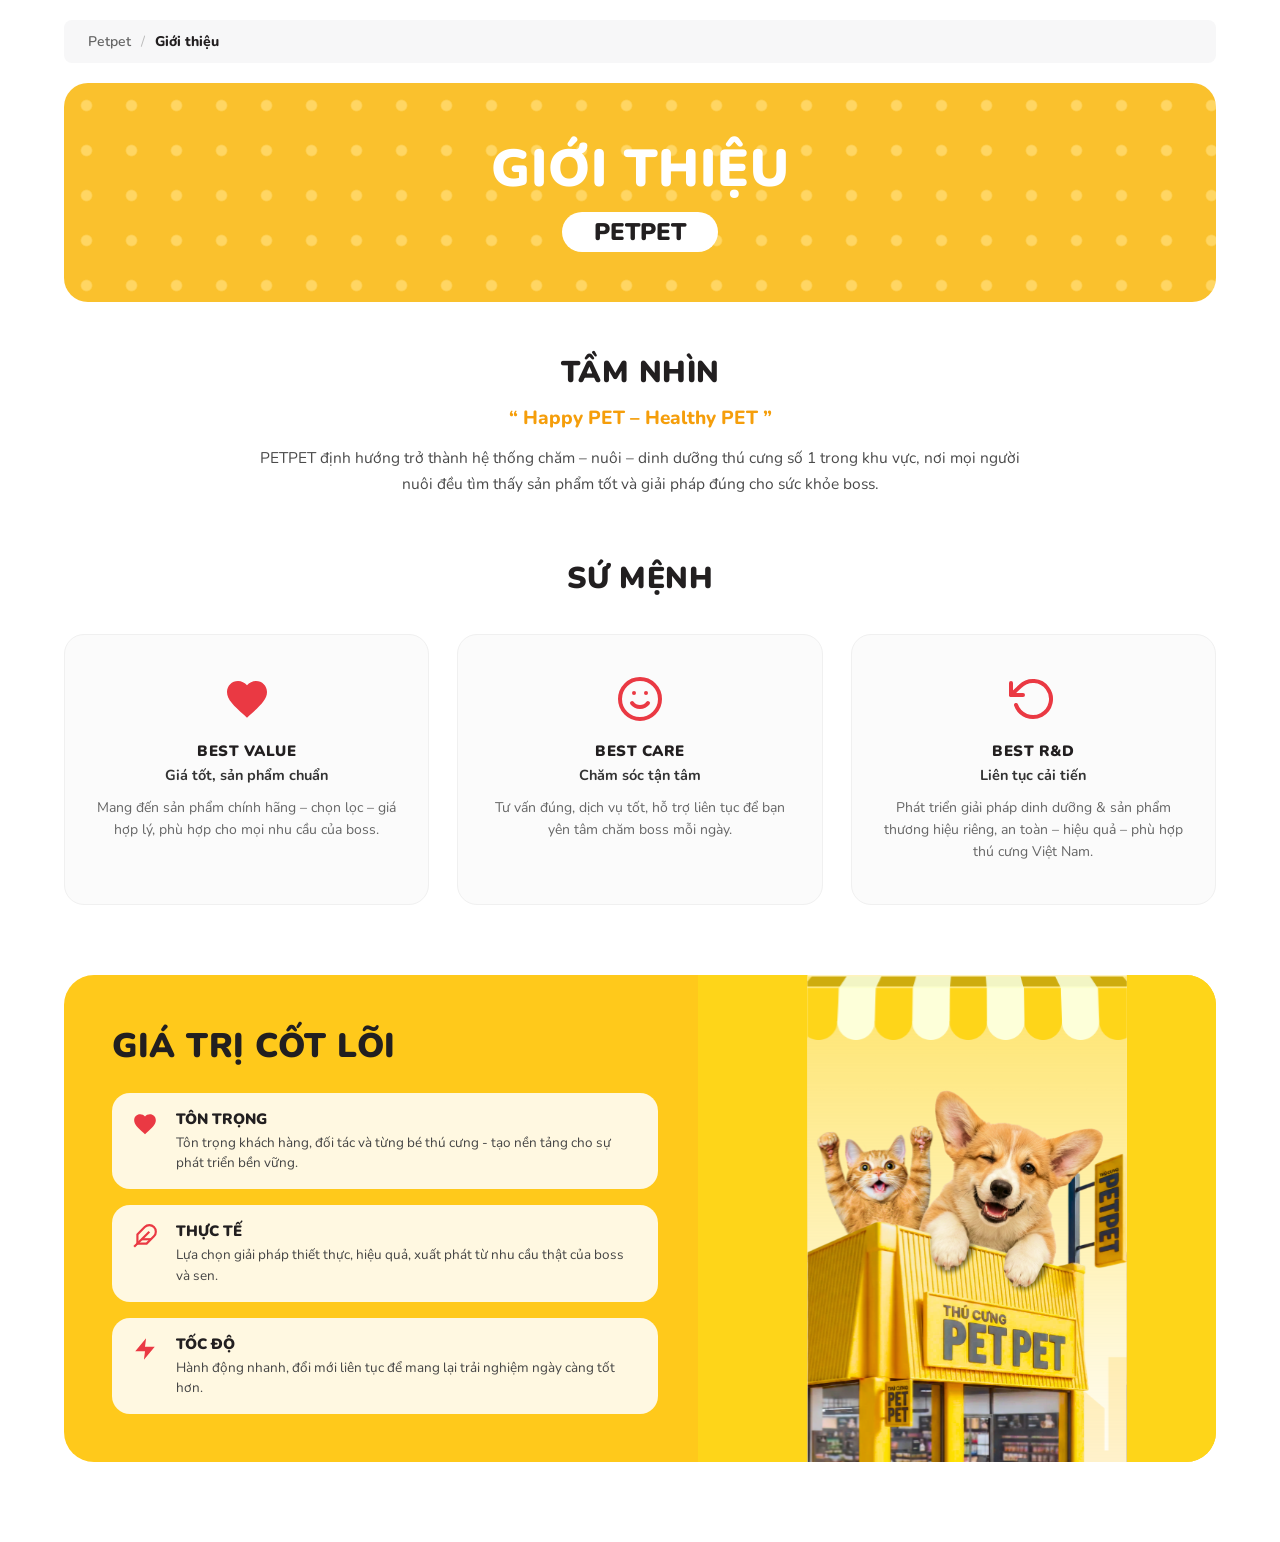
<file: gthieu.html>
<!DOCTYPE html>
<html lang="vi">
<head>
  <meta charset="UTF-8">
  <meta name="viewport" content="width=device-width, initial-scale=1.0">
  <title>Giới thiệu - PETPET</title>
  
  <!-- Font chữ Nunito bo tròn chuẩn thiết kế -->
  <link rel="preconnect" href="https://fonts.googleapis.com">
  <link rel="preconnect" href="https://fonts.gstatic.com" crossorigin>
  <link href="https://fonts.googleapis.com/css2?family=Nunito:wght@400;600;700;800;900&display=swap" rel="stylesheet">
  
  <link rel="stylesheet" href="gthieu.css">
</head>
<body>

  <div class="wrapper">
    <!-- Breadcrumb điều hướng -->
    <nav class="breadcrumb-bar" aria-label="Breadcrumb">
      <a href="index.html">Petpet</a>
      <span class="divider">/</span>
      <span class="active-page">Giới thiệu</span>
    </nav>

    <!-- 1. BANNER HERO -->
    <header class="hero-banner">
      <div class="hero-content">
        <h1 class="hero-title">GIỚI THIỆU</h1>
        <span class="hero-tag">PETPET</span>
      </div>
      <!-- SVG bóng chó và mèo trang trí hai bên -->
      <div class="pet-shadow left-cat"></div>
      <div class="pet-shadow right-dog"></div>
    </header>

    <!-- 2. PHẦN TẦM NHÌN -->
    <section class="vision-block">
      <h2 class="block-title">TẦM NHÌN</h2>
      <p class="highlight-slogan">“ Happy PET – Healthy PET ”</p>
      <p class="block-desc">
        PETPET định hướng trở thành hệ thống chăm – nuôi – dinh dưỡng thú cưng số 1 trong khu vực, 
        nơi mọi người nuôi đều tìm thấy sản phẩm tốt và giải pháp đúng cho sức khỏe boss.
      </p>
    </section>

    <!-- 3. PHẦN SỨ MỆNH -->
    <section class="mission-block">
      <h2 class="block-title">SỨ MỆNH</h2>
      
      <div class="mission-cards-wrap">
        <!-- Card 1 -->
        <article class="mission-box">
          <div class="icon-wrap">
            <svg viewBox="0 0 24 24" fill="currentColor">
              <path d="M12 21.35l-1.45-1.32C5.4 15.36 2 12.28 2 8.5 2 5.42 4.42 3 7.5 3c1.74 0 3.41.81 4.5 2.09C13.09 3.81 14.76 3 16.5 3 19.58 3 22 5.42 22 8.5c0 3.78-3.4 6.86-8.55 11.54L12 21.35z"/>
            </svg>
          </div>
          <p class="mission-tag">BEST VALUE</p>
          <h3 class="mission-heading">Giá tốt, sản phẩm chuẩn</h3>
          <p class="mission-text">
            Mang đến sản phẩm chính hãng – chọn lọc – giá hợp lý, phù hợp cho mọi nhu cầu của boss.
          </p>
        </article>

        <!-- Card 2 -->
        <article class="mission-box">
          <div class="icon-wrap">
            <svg viewBox="0 0 24 24" fill="none" stroke="currentColor" stroke-width="2" stroke-linecap="round" stroke-linejoin="round">
              <circle cx="12" cy="12" r="10"></circle>
              <path d="M8 14s1.5 2 4 2 4-2 4-2"></path>
              <line x1="9" y1="9" x2="9.01" y2="9"></line>
              <line x1="15" y1="9" x2="15.01" y2="9"></line>
            </svg>
          </div>
          <p class="mission-tag">BEST CARE</p>
          <h3 class="mission-heading">Chăm sóc tận tâm</h3>
          <p class="mission-text">
            Tư vấn đúng, dịch vụ tốt, hỗ trợ liên tục để bạn yên tâm chăm boss mỗi ngày.
          </p>
        </article>

        <!-- Card 3 -->
        <article class="mission-box">
          <div class="icon-wrap">
            <svg viewBox="0 0 24 24" fill="none" stroke="currentColor" stroke-width="2" stroke-linecap="round" stroke-linejoin="round">
              <polyline points="1 4 1 10 7 10"></polyline>
              <path d="M3.51 15a9 9 0 1 0 2.13-9.36L1 10"></path>
            </svg>
          </div>
          <p class="mission-tag">BEST R&D</p>
          <h3 class="mission-heading">Liên tục cải tiến</h3>
          <p class="mission-text">
            Phát triển giải pháp dinh dưỡng & sản phẩm thương hiệu riêng, an toàn – hiệu quả – phù hợp thú cưng Việt Nam.
          </p>
        </article>
      </div>
    </section>

    <!-- 4. PHẦN GIÁ TRỊ CỐT LÕI -->
    <section class="values-banner">
      <div class="values-content">
        <h2 class="values-main-title">GIÁ TRỊ CỐT LÕI</h2>
        
        <div class="values-stack">
          <!-- Item 1 -->
          <div class="value-card">
            <div class="item-icon red-accent">
              <svg viewBox="0 0 24 24" fill="currentColor">
                <path d="M12 21.35l-1.45-1.32C5.4 15.36 2 12.28 2 8.5 2 5.42 4.42 3 7.5 3c1.74 0 3.41.81 4.5 2.09C13.09 3.81 14.76 3 16.5 3 19.58 3 22 5.42 22 8.5c0 3.78-3.4 6.86-8.55 11.54L12 21.35z"/>
              </svg>
            </div>
            <div class="item-body">
              <h4>TÔN TRỌNG</h4>
              <p>Tôn trọng khách hàng, đối tác và từng bé thú cưng - tạo nền tảng cho sự phát triển bền vững.</p>
            </div>
          </div>

          <!-- Item 2 -->
          <div class="value-card">
            <div class="item-icon red-accent">
              <svg viewBox="0 0 24 24" fill="none" stroke="currentColor" stroke-width="2">
                <path d="M20.24 12.24a6 6 0 0 0-8.49-8.49L5 10.5V19h8.5z"></path>
                <line x1="16" y1="8" x2="2" y2="22"></line>
                <line x1="17.5" y1="15" x2="9" y2="15"></line>
              </svg>
            </div>
            <div class="item-body">
              <h4>THỰC TẾ</h4>
              <p>Lựa chọn giải pháp thiết thực, hiệu quả, xuất phát từ nhu cầu thật của boss và sen.</p>
            </div>
          </div>

          <!-- Item 3 -->
          <div class="value-card">
            <div class="item-icon red-accent">
              <svg viewBox="0 0 24 24" fill="currentColor">
                <polygon points="13 2 3 14 12 14 11 22 21 10 12 10 13 2"></polygon>
              </svg>
            </div>
            <div class="item-body">
              <h4>TỐC ĐỘ</h4>
              <p>Hành động nhanh, đổi mới liên tục để mang lại trải nghiệm ngày càng tốt hơn.</p>
            </div>
          </div>
        </div>
      </div>

      <!-- Cột ảnh tràn viền phía bên phải -->
      <div class="values-graphic">
        <img src="quality.svg" alt="PETPET Cửa hàng & Boss" class="graphic-img">
      </div>
    </section>

  </div>

</body>
</html>
</file>
<file: gthieu.css>
/* Thiết lập tổng thể */
:root {
  --yellow-main: #ffc91b;
  --yellow-light: #fff8e1;
  --yellow-banner: #fac12d;
  --text-title: #221f20;
  --text-para: #4a4a4a;
  --white: #ffffff;
  --icon-red: #ea3943;
}

* {
  margin: 0;
  padding: 0;
  box-sizing: border-box;
}

body {
  font-family: 'Nunito', sans-serif;
  background-color: #ffffff;
  color: var(--text-title);
  -webkit-font-smoothing: antialiased;
}

.wrapper {
  max-width: 1200px;
  margin: 0 auto;
  padding: 0 24px;
}

/* Breadcrumb */
.breadcrumb-bar {
  display: flex;
  align-items: center;
  gap: 10px;
  background-color: #f7f7f8;
  padding: 12px 24px;
  border-radius: 8px;
  margin: 20px 0;
  font-size: 14px;
}

.breadcrumb-bar a {
  text-decoration: none;
  color: #666;
  font-weight: 600;
}

.breadcrumb-bar .divider {
  color: #bbb;
}

.breadcrumb-bar .active-page {
  font-weight: 800;
  color: var(--text-title);
}

/* 1. Hero Banner */
.hero-banner {
  background: var(--yellow-banner);
  background-image: radial-gradient(#ffd663 15%, transparent 20%);
  background-size: 45px 45px;
  border-radius: 24px;
  padding: 50px 20px;
  display: flex;
  justify-content: center;
  align-items: center;
  text-align: center;
  position: relative;
  overflow: hidden;
  margin-bottom: 50px;
}

.hero-title {
  color: var(--white);
  font-size: clamp(32px, 5vw, 52px);
  font-weight: 900;
  letter-spacing: 1px;
}

.hero-tag {
  display: inline-block;
  background-color: var(--white);
  color: var(--text-title);
  padding: 4px 32px;
  font-size: 24px;
  font-weight: 900;
  border-radius: 50px;
  margin-top: 8px;
}

/* 2. Tiêu đề chung */
.block-title {
  font-size: 30px;
  font-weight: 900;
  text-align: center;
  letter-spacing: 0.5px;
  margin-bottom: 12px;
  text-transform: uppercase;
}

/* Tầm Nhìn */
.vision-block {
  text-align: center;
  max-width: 780px;
  margin: 0 auto 60px;
}

.highlight-slogan {
  color: #f59e0b;
  font-size: 19px;
  font-weight: 800;
  margin-bottom: 14px;
}

.block-desc {
  font-size: 15.5px;
  line-height: 1.7;
  color: var(--text-para);
}

/* 3. Sứ Mệnh (Grid 3 thẻ) */
.mission-block {
  margin-bottom: 70px;
}

.mission-cards-wrap {
  display: grid;
  grid-template-columns: repeat(3, 1fr);
  gap: 28px;
  margin-top: 35px;
}

.mission-box {
  background-color: #fbfbfb;
  border: 1px solid #f0f0f0;
  border-radius: 20px;
  padding: 40px 25px;
  text-align: center;
  display: flex;
  flex-direction: column;
  align-items: center;
  transition: all 0.25s ease;
}

.mission-box:hover {
  transform: translateY(-6px);
  box-shadow: 0 12px 25px rgba(0, 0, 0, 0.05);
}

.icon-wrap {
  width: 48px;
  height: 48px;
  color: var(--icon-red);
  margin-bottom: 18px;
}

.icon-wrap svg {
  width: 100%;
  height: 100%;
}

.mission-tag {
  font-size: 15px;
  font-weight: 900;
  letter-spacing: 0.5px;
  margin-bottom: 4px;
}

.mission-heading {
  font-size: 14.5px;
  font-weight: 700;
  color: #333;
  margin-bottom: 12px;
}

.mission-text {
  font-size: 14px;
  color: #666;
  line-height: 1.6;
}

/* 4. Giá Trị Cốt Lõi */
.values-banner {
  background-color: var(--yellow-main);
  border-radius: 30px;
  display: flex;
  align-items: stretch;
  justify-content: space-between;
  position: relative;
  overflow: hidden;
  margin-bottom: 80px;
  min-height: 480px;
}

/* Cột trái chiếm 55% trên Desktop */
.values-content {
  flex: 0 0 55%;
  max-width: 55%;
  padding: 48px 40px 48px 48px;
  display: flex;
  flex-direction: column;
  justify-content: center;
  z-index: 2;
}

.values-main-title {
  font-size: 34px;
  font-weight: 900;
  letter-spacing: 0.5px;
  margin-bottom: 24px;
}

.values-stack {
  display: flex;
  flex-direction: column;
  gap: 16px;
}

.value-card {
  background-color: var(--yellow-light);
  border-radius: 18px;
  padding: 16px 20px;
  display: flex;
  align-items: flex-start;
  gap: 18px;
}

.item-icon {
  width: 26px;
  min-width: 26px;
  flex-shrink: 0;
  color: var(--icon-red);
  margin-top: 2px;
}

.item-icon svg {
  width: 100%;
  height: auto;
  display: block;
}

.item-body h4 {
  font-size: 15px;
  font-weight: 900;
  margin-bottom: 4px;
}

.item-body p {
  font-size: 13.5px;
  line-height: 1.5;
  color: #444;
}

/* Cột phải chứa ảnh chiếm 45% trên Desktop */
.values-graphic {
  flex: 0 0 45%;
  max-width: 45%;
  position: relative;
  display: flex;
  align-self: stretch;
}

.graphic-img {
  width: 100%;
  height: 100%;
  object-fit: cover;
  object-position: right bottom;
  display: block;
}

/* =======================================
   RESPONSIVE (Mobile & Tablet)
   ======================================= */

/* Tablet (Dưới 992px) */
@media (max-width: 992px) {
  .mission-cards-wrap {
    grid-template-columns: repeat(2, 1fr);
  }

  .values-banner {
    flex-direction: column;
    min-height: auto;
  }

  .values-content {
    flex: 1 1 100%;
    max-width: 100%;
    padding: 36px 24px 24px;
  }

  .values-graphic {
    flex: 1 1 100%;
    max-width: 100%;
    width: 100%;
    height: 380px;
  }

  .graphic-img {
    object-position: center bottom;
  }
}

/* =======================================
   RESPONSIVE (Mobile & Tablet)
   ======================================= */

/* Tablet & Mobile (Dưới 992px) */
@media (max-width: 992px) {
  .mission-cards-wrap {
    grid-template-columns: repeat(2, 1fr);
  }

  /* Chuyển banner thành khối dọc tuần tự (khắc phục lỗi bị lệch ngang) */
  .values-banner {
    display: block !important;
    min-height: auto;
    padding: 0;
  }

  .values-content {
    width: 100% !important;
    max-width: 100% !important;
    padding: 36px 24px 20px 24px;
    box-sizing: border-box;
  }

  .values-main-title {
    text-align: center;
  }

  /* Khung ảnh chiếm trọn 100% chiều rộng banner */
  .values-graphic {
    display: block !important;
    width: 100% !important;
    max-width: 100% !important;
    height: 320px;
    margin: 10px 0 0 0;
    padding: 0;
    overflow: hidden;
  }

  /* Ảnh tự động phóng to lấp đầy 100% bề ngang, căn giữa */
  .graphic-img {
    width: 100% !important;
    min-width: 100% !important;
    height: 100% !important;
    object-fit: cover !important;
    object-position: center bottom !important;
    display: block !important;
  }
}

/* Điện thoại di động (Dưới 600px) */
@media (max-width: 600px) {
  .wrapper {
    padding: 0 16px;
  }

  .hero-banner {
    padding: 40px 15px;
  }

  .hero-tag {
    font-size: 18px;
    padding: 2px 20px;
  }

  .mission-cards-wrap {
    grid-template-columns: 1fr;
  }

  .values-banner {
    border-radius: 24px;
  }

  .values-content {
    padding: 30px 16px 16px 16px;
  }

  .values-main-title {
    font-size: 26px;
    margin-bottom: 18px;
  }

  /* Căn giữa toàn bộ nội dung trong từng thẻ */
  .value-card {
    flex-direction: column;
    text-align: center;
    align-items: center;
    justify-content: center;
    gap: 8px;
    padding: 14px 16px;
  }

  /* Đưa icon vào chính giữa */
  .item-icon {
    margin: 0 auto !important;
    display: flex;
    justify-content: center;
    align-items: center;
  }

  .item-body {
    text-align: center;
    width: 100%;
  }

  /* Kích thước ảnh vừa vặn trên màn hình điện thoại nhỏ */
  .values-graphic {
    height: 250px;
  }
}
</file>
